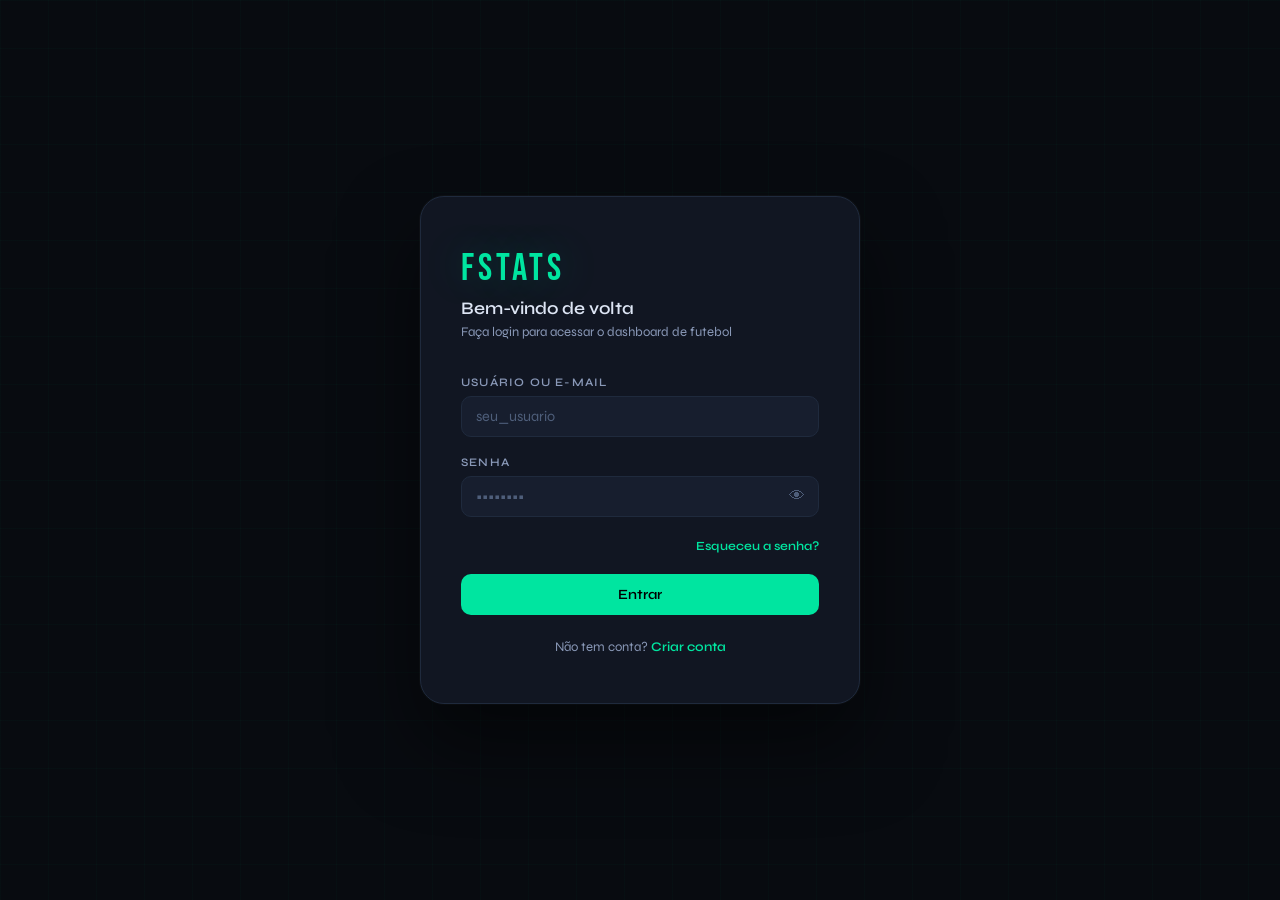
<file: index.html>
<!DOCTYPE html>
<html lang="pt-BR">
<head>
<meta charset="UTF-8">
<meta http-equiv="refresh" content="0; url=pages/login.html">
<title>FStats</title>
<script>window.location.href = 'pages/login.html';</script>
</head>
<body></body>
</html>
</file>
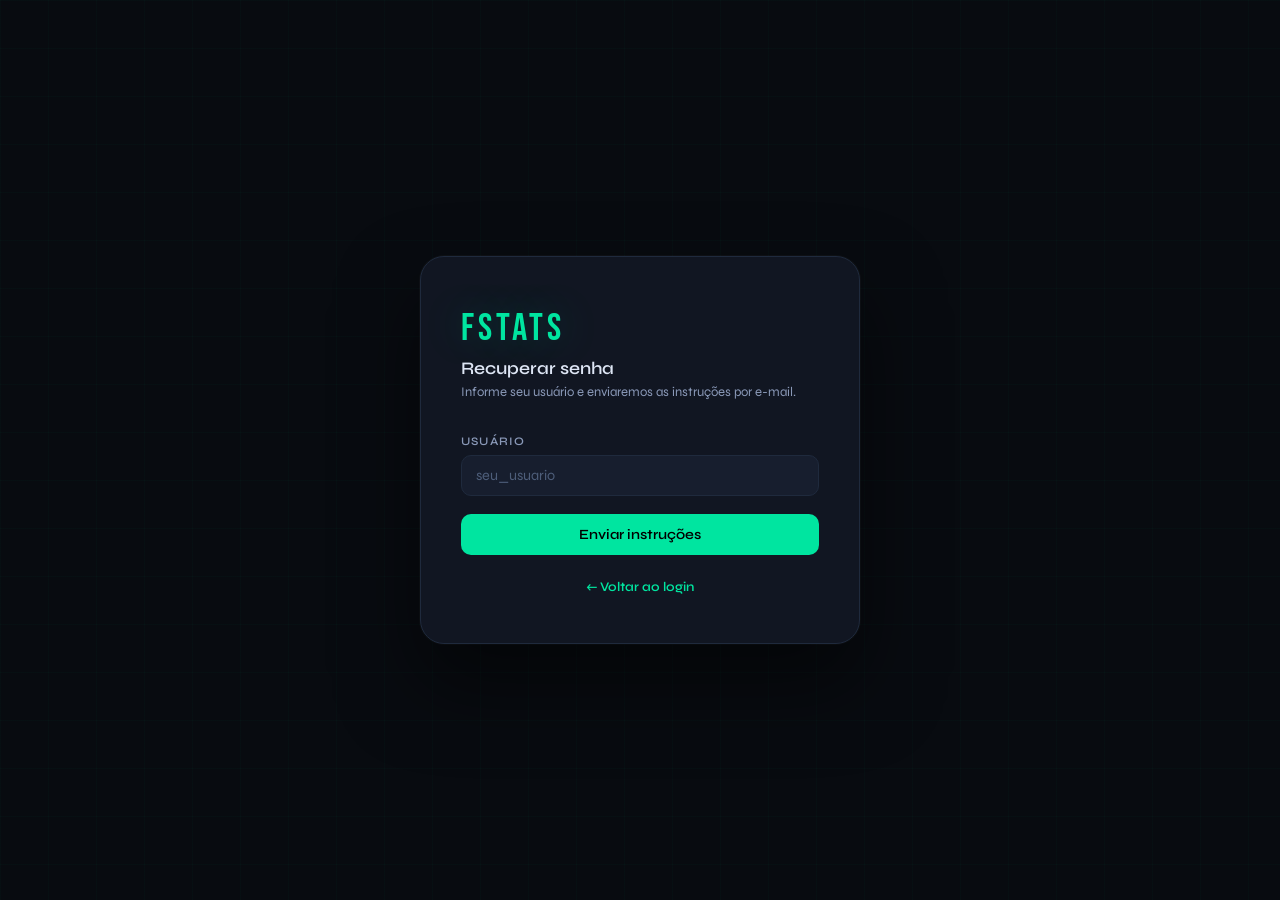
<file: pages/forgot.html>
<!DOCTYPE html>
<html lang="pt-BR">
<head>
<meta charset="UTF-8">
<meta name="viewport" content="width=device-width, initial-scale=1.0">
<title>FStats — Recuperar senha</title>
<link href="https://fonts.googleapis.com/css2?family=Bebas+Neue&family=DM+Mono:wght@400;500&family=Syne:wght@400;500;600;700&display=swap" rel="stylesheet">
<link rel="stylesheet" href="../css/styles.css">
</head>
<body>

<div class="auth-page">
  <div class="auth-box">
    <div class="auth-logo">FStats</div>
    <div class="auth-title">Recuperar senha</div>
    <div class="auth-sub">Informe seu usuário e enviaremos as instruções por e-mail.</div>

    <div class="alert alert-error" id="forgot-error"></div>
    <div class="alert alert-success" id="forgot-success"></div>

    <div class="form-group">
      <label>Usuário</label>
      <input class="form-control" id="forgot-username" type="text" placeholder="seu_usuario"
        onkeydown="if(event.key==='Enter') doForgot()" />
    </div>

    <button class="btn btn-primary" id="forgot-btn" onclick="doForgot()">
      <span>Enviar instruções</span>
    </button>

    <div class="auth-footer">
      <a href="login.html">← Voltar ao login</a>
    </div>
  </div>
</div>

<script src="../js/api.js"></script>
<script src="../js/auth.js"></script>
</body>
</html>
</file>
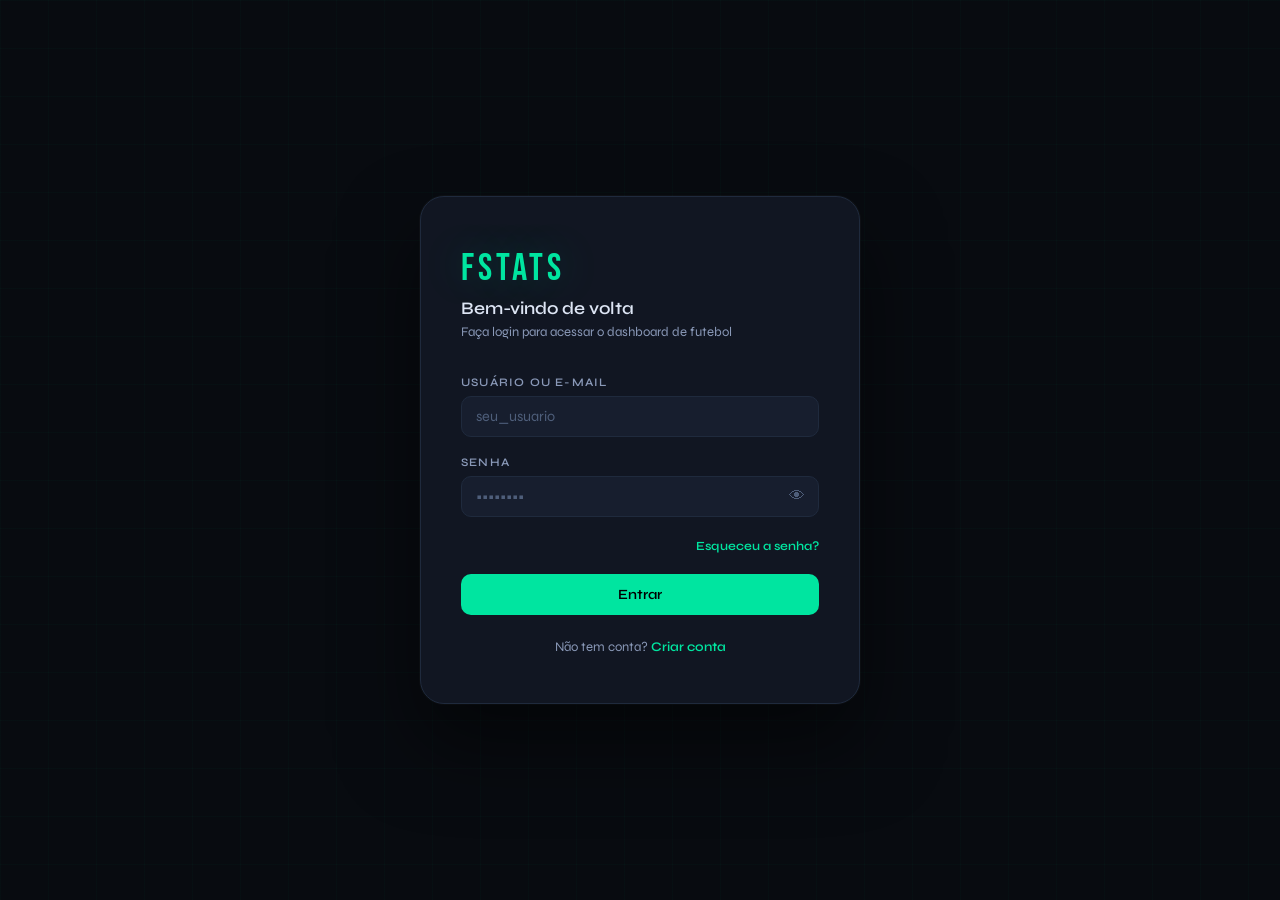
<file: pages/login.html>
<!DOCTYPE html>
<html lang="pt-BR">
<head>
<meta charset="UTF-8">
<meta name="viewport" content="width=device-width, initial-scale=1.0">
<title>FStats — Login</title>
<link href="https://fonts.googleapis.com/css2?family=Bebas+Neue&family=DM+Mono:wght@400;500&family=Syne:wght@400;500;600;700&display=swap" rel="stylesheet">
<link rel="stylesheet" href="../css/styles.css">
</head>
<body>

<div class="auth-page">
  <div class="auth-box">
    <div class="auth-logo">FStats</div>
    <div class="auth-title">Bem-vindo de volta</div>
    <div class="auth-sub">Faça login para acessar o dashboard de futebol</div>

    <div class="alert alert-error" id="login-error"></div>
    <div class="alert alert-success" id="login-success"></div>

    <div class="form-group">
      <label>Usuário ou E-mail</label>
      <input class="form-control" id="login-login" type="text" placeholder="seu_usuario" />
    </div>
    <div class="form-group">
      <label>Senha</label>
      <div class="password-wrap">
        <input class="form-control" id="login-pass" type="password" placeholder="••••••••"
          onkeydown="if(event.key==='Enter') doLogin()" />
        <button class="toggle-pass" onclick="togglePass('login-pass',this)">👁</button>
      </div>
    </div>

    <div style="text-align:right;margin-bottom:20px;">
      <a style="font-size:.78rem;color:var(--accent);cursor:pointer;text-decoration:none;font-weight:600"
         href="forgot.html">Esqueceu a senha?</a>
    </div>

    <button class="btn btn-primary" id="login-btn" onclick="doLogin()">
      <span>Entrar</span>
    </button>

    <div class="auth-footer">
      Não tem conta? <a href="register.html">Criar conta</a>
    </div>
  </div>
</div>

<script src="../js/api.js"></script>
<script src="../js/auth.js"></script>
<script>
  // Redireciona se já tiver sessão válida
  if (isTokenValid(getToken())) {
    window.location.href = 'dashboard.html';
  }
</script>
</body>
</html>
</file>
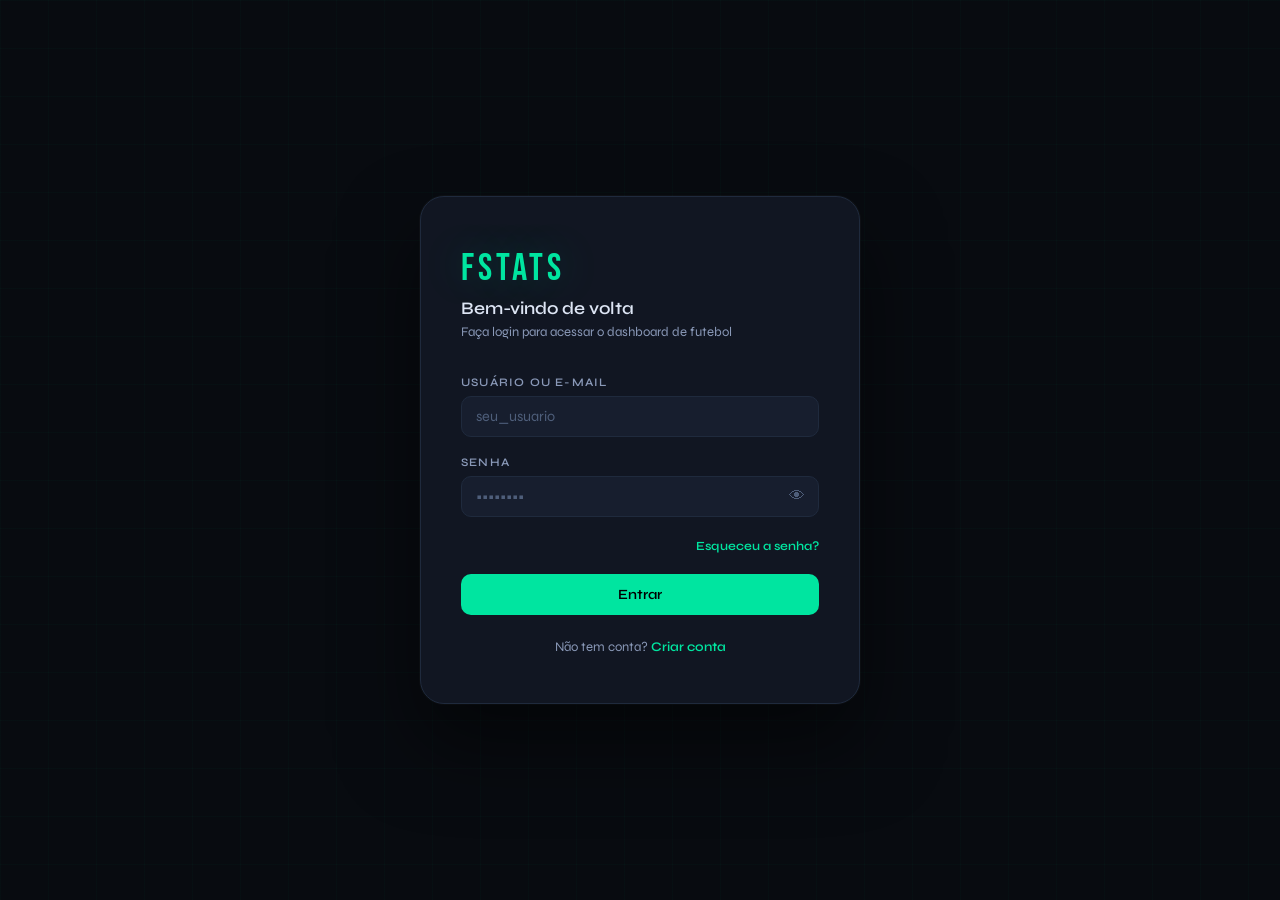
<file: pages/profile.html>
<!DOCTYPE html>
<html lang="pt-BR">
<head>
<meta charset="UTF-8">
<meta name="viewport" content="width=device-width, initial-scale=1.0">
<title>FStats — Perfil</title>
<link href="https://fonts.googleapis.com/css2?family=Bebas+Neue&family=DM+Mono:wght@400;500&family=Syne:wght@400;500;600;700&display=swap" rel="stylesheet">
<link rel="stylesheet" href="../css/styles.css">
</head>
<body>

<!-- HEADER -->
<header class="app-header">
  <div class="app-header-inner">
    <a class="app-logo" href="dashboard.html">FStats</a>

    <nav class="nav-tabs">
      <a class="nav-tab" href="dashboard.html">⚽ Dashboard</a>
      <a class="nav-tab active" href="profile.html">👤 Perfil</a>
    </nav>

    <div class="header-right">
      <a class="avatar-btn" href="profile.html" id="avatarBtn">
        <span id="avatarInitial">?</span>
      </a>
    </div>
  </div>
</header>

<!-- CONTENT -->
<main class="app-content">
  <div class="section-header">
    <h2>Perfil</h2>
  </div>

  <div class="profile-layout">

    <!-- CARD LATERAL -->
    <div class="profile-card-main">
      <div class="profile-avatar-wrap">
        <div class="profile-avatar" id="profileAvatarDisplay">
          <span id="profileAvatarInitial">?</span>
        </div>
        <div class="avatar-ring"></div>
      </div>

      <div class="profile-name" id="profileDisplayName">—</div>
      <div class="profile-username" id="profileDisplayUsername">@—</div>
      <div id="profileRoleBadge" class="role-badge">—</div>

      <div class="profile-divider"></div>

      <div class="profile-info-item">
        <span class="icon">✉️</span>
        <div>
          <div style="font-size:.68rem;color:var(--text3);margin-bottom:2px;">E-mail</div>
          <strong id="profileEmail">—</strong>
        </div>
      </div>
      <div class="profile-info-item">
        <span class="icon">🎂</span>
        <div>
          <div style="font-size:.68rem;color:var(--text3);margin-bottom:2px;">Nascimento</div>
          <strong id="profileDob">—</strong>
        </div>
      </div>
      <div class="profile-info-item">
        <span class="icon">✅</span>
        <div>
          <div style="font-size:.68rem;color:var(--text3);margin-bottom:2px;">Verificação</div>
          <strong id="profileVerified">—</strong>
        </div>
      </div>

      <div class="profile-divider"></div>

      <div class="profile-actions">
        <button class="btn btn-danger btn-sm" onclick="openDeleteModal()">🗑 Desativar conta</button>
        <button class="btn btn-ghost btn-sm" onclick="doLogout()">↩ Sair</button>
      </div>
    </div>

    <!-- FORMULÁRIOS DE EDIÇÃO -->
    <div style="display:flex;flex-direction:column;gap:16px;">

      <!-- Editar perfil -->
      <div class="edit-card">
        <div class="edit-card-head"><h3>Editar Perfil</h3></div>
        <div class="edit-card-body">
          <div class="alert alert-error" id="editp-error"></div>
          <div class="alert alert-success" id="editp-success"></div>
          <div class="form-group">
            <label>URL da Foto de Perfil</label>
            <input class="form-control" id="edit-pic" type="url" placeholder="https://..." />
            <div class="form-help">Insira a URL de uma imagem pública.</div>
          </div>
          <div class="form-group">
            <label>Data de Nascimento</label>
            <input class="form-control" id="edit-dob" type="date" />
          </div>
          <button class="btn btn-primary" style="max-width:200px" id="editp-btn" onclick="doEditProfile()">
            Salvar perfil
          </button>
        </div>
      </div>

      <!-- Alterar e-mail -->
      <div class="edit-card">
        <div class="edit-card-head"><h3>Alterar E-mail</h3></div>
        <div class="edit-card-body">
          <div class="alert alert-error" id="edite-error"></div>
          <div class="alert alert-success" id="edite-success"></div>
          <div class="form-group">
            <label>Novo E-mail</label>
            <input class="form-control" id="edit-email" type="email" placeholder="novo@email.com" />
            <div class="form-help">Um link de confirmação será enviado para o novo endereço.</div>
          </div>
          <button class="btn btn-primary" style="max-width:220px" id="edite-btn" onclick="doEditEmail()">
            Solicitar alteração
          </button>
        </div>
      </div>

      <!-- Alterar senha -->
      <div class="edit-card">
        <div class="edit-card-head"><h3>Alterar Senha</h3></div>
        <div class="edit-card-body">
          <div class="alert alert-error" id="editpw-error"></div>
          <div class="alert alert-success" id="editpw-success"></div>
          <div class="form-group">
            <label>Senha atual</label>
            <div class="password-wrap">
              <input class="form-control" id="pw-current" type="password" placeholder="••••••••" />
              <button class="toggle-pass" onclick="togglePass('pw-current',this)">👁</button>
            </div>
          </div>
          <div class="form-row">
            <div class="form-group">
              <label>Nova senha</label>
              <div class="password-wrap">
                <input class="form-control" id="pw-new" type="password" placeholder="min. 8 chars" />
                <button class="toggle-pass" onclick="togglePass('pw-new',this)">👁</button>
              </div>
            </div>
            <div class="form-group">
              <label>Confirmar nova senha</label>
              <div class="password-wrap">
                <input class="form-control" id="pw-confirm" type="password" placeholder="repita" />
                <button class="toggle-pass" onclick="togglePass('pw-confirm',this)">👁</button>
              </div>
            </div>
          </div>
          <button class="btn btn-primary" style="max-width:200px" id="editpw-btn" onclick="doChangePassword()">
            Atualizar senha
          </button>
        </div>
      </div>

    </div>
  </div>
</main>

<!-- MODAL DE EXCLUSÃO -->
<div class="modal-overlay" id="deleteModal">
  <div class="modal-box">
    <div class="modal-title">⚠️ Desativar conta</div>
    <div class="modal-sub">Sua conta será desativada e você não conseguirá mais acessar a plataforma. Tem certeza?</div>
    <div class="modal-actions">
      <button class="btn btn-ghost" onclick="closeDeleteModal()">Cancelar</button>
      <button class="btn btn-danger" id="confirm-delete-btn" onclick="doDeleteAccount()">Sim, desativar</button>
    </div>
  </div>
</div>

<!-- TOAST -->
<div class="toast" id="toast">
  <span class="toast-icon" id="toastIcon"></span>
  <span id="toastMsg"></span>
</div>

<script src="../js/api.js"></script>
<script src="../js/user.js"></script>
<script>
  if (!requireAuth()) throw new Error('not auth');

  // Fecha modal ao clicar fora
  document.getElementById('deleteModal').addEventListener('click', e => {
    if (e.target === e.currentTarget) closeDeleteModal();
  });

  // Carrega dados do perfil
  loadMe().then(() => loadProfileData());
</script>
</body>
</html>
</file>
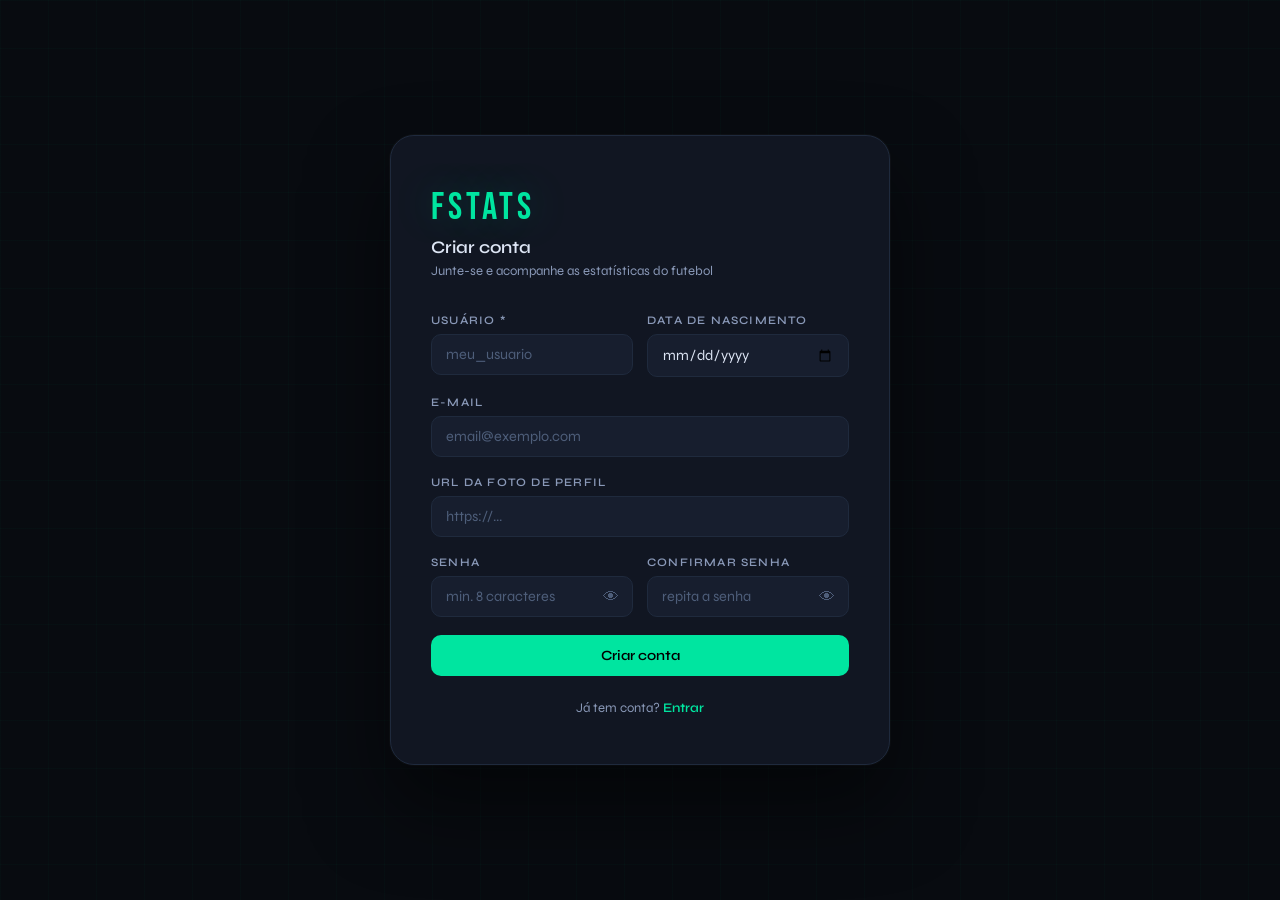
<file: pages/register.html>
<!DOCTYPE html>
<html lang="pt-BR">
<head>
<meta charset="UTF-8">
<meta name="viewport" content="width=device-width, initial-scale=1.0">
<title>FStats — Criar conta</title>
<link href="https://fonts.googleapis.com/css2?family=Bebas+Neue&family=DM+Mono:wght@400;500&family=Syne:wght@400;500;600;700&display=swap" rel="stylesheet">
<link rel="stylesheet" href="../css/styles.css">
</head>
<body>

<div class="auth-page">
  <div class="auth-box" style="max-width:500px">
    <div class="auth-logo">FStats</div>
    <div class="auth-title">Criar conta</div>
    <div class="auth-sub">Junte-se e acompanhe as estatísticas do futebol</div>

    <div class="alert alert-error" id="reg-error"></div>
    <div class="alert alert-success" id="reg-success"></div>

    <div class="form-row">
      <div class="form-group">
        <label>Usuário *</label>
        <input class="form-control" id="reg-username" type="text" placeholder="meu_usuario" />
      </div>
      <div class="form-group">
        <label>Data de Nascimento</label>
        <input class="form-control" id="reg-dob" type="date" />
      </div>
    </div>
    <div class="form-group">
      <label>E-mail</label>
      <input class="form-control" id="reg-email" type="email" placeholder="email@exemplo.com" />
    </div>
    <div class="form-group">
      <label>URL da Foto de Perfil</label>
      <input class="form-control" id="reg-pic" type="url" placeholder="https://..." />
    </div>
    <div class="form-row">
      <div class="form-group">
        <label>Senha</label>
        <div class="password-wrap">
          <input class="form-control" id="reg-pass" type="password" placeholder="min. 8 caracteres" />
          <button class="toggle-pass" onclick="togglePass('reg-pass',this)">👁</button>
        </div>
      </div>
      <div class="form-group">
        <label>Confirmar Senha</label>
        <div class="password-wrap">
          <input class="form-control" id="reg-confirm" type="password" placeholder="repita a senha" />
          <button class="toggle-pass" onclick="togglePass('reg-confirm',this)">👁</button>
        </div>
      </div>
    </div>

    <button class="btn btn-primary" id="reg-btn" onclick="doRegister()">
      <span>Criar conta</span>
    </button>

    <div class="auth-footer">
      Já tem conta? <a href="login.html">Entrar</a>
    </div>
  </div>
</div>

<script src="../js/api.js"></script>
<script src="../js/auth.js"></script>
</body>
</html>
</file>
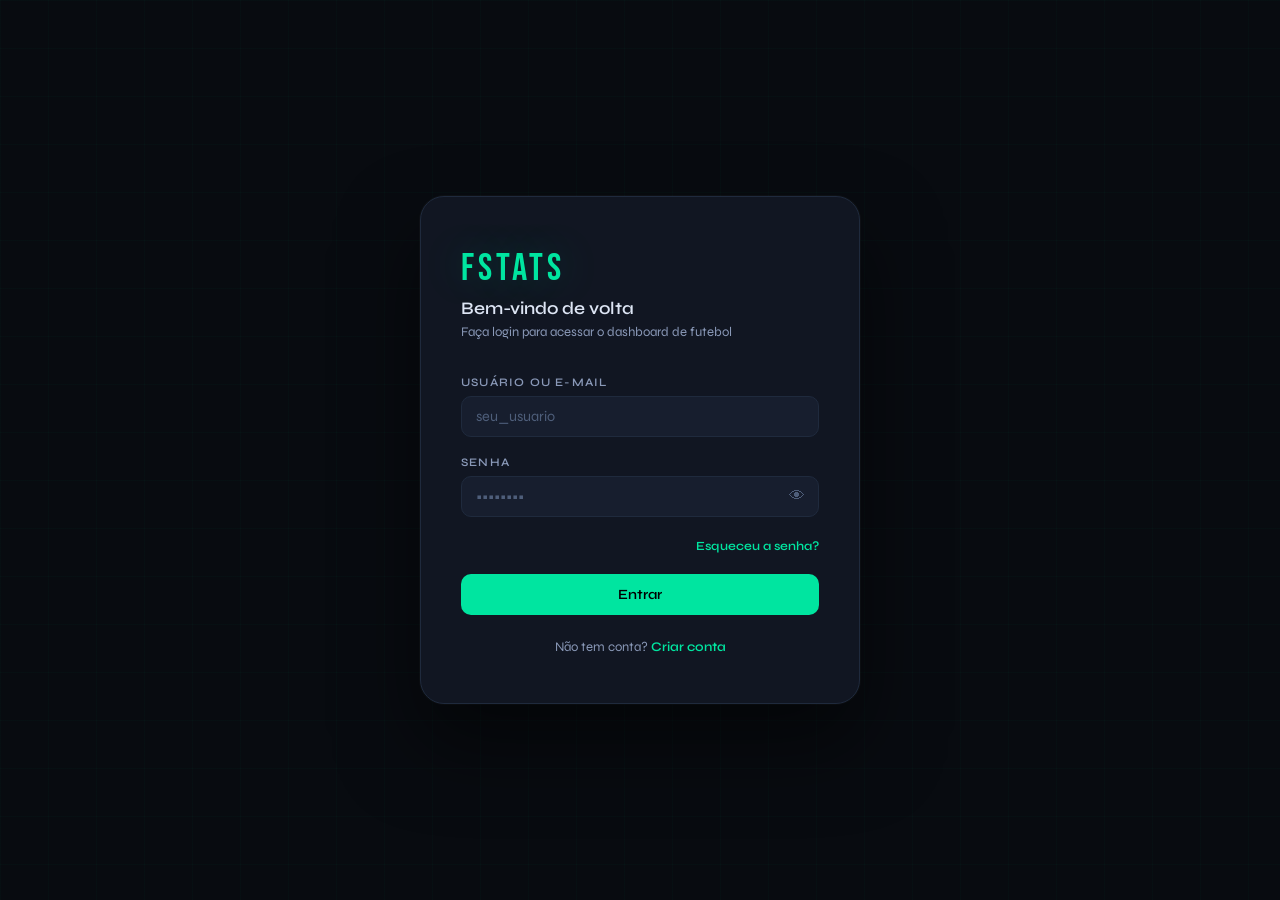
<file: pages/verify.html>
<!DOCTYPE html>
<html lang="pt-BR">
<head>
<meta charset="UTF-8">
<meta name="viewport" content="width=device-width, initial-scale=1.0">
<title>FStats — Verificar e-mail</title>
<link href="https://fonts.googleapis.com/css2?family=Bebas+Neue&family=DM+Mono:wght@400;500&family=Syne:wght@400;500;600;700&display=swap" rel="stylesheet">
<link rel="stylesheet" href="../css/styles.css">
</head>
<body>

<div class="auth-page">
  <div class="auth-box">
    <div class="auth-logo">FStats</div>

    <div style="text-align:center;margin-bottom:24px;">
      <div style="font-size:3rem;margin-bottom:12px;">📬</div>
      <div class="auth-title">Confirme seu e-mail</div>
      <div class="auth-sub" id="verify-sub">
        Enviamos um código de confirmação para o seu e-mail.<br>
        Cole o código abaixo para ativar sua conta.
      </div>
    </div>

    <div class="alert alert-error" id="verify-error"></div>
    <div class="alert alert-success" id="verify-success"></div>

    <div class="form-group">
      <label>Código de confirmação</label>
      <input
        class="form-control"
        id="verify-token"
        type="text"
        placeholder="Cole o código aqui"
        autocomplete="one-time-code"
        onkeydown="if(event.key==='Enter') doVerify()"
        style="font-family:'DM Mono',monospace;letter-spacing:2px;font-size:1rem;text-align:center;"
      />
    </div>

    <button class="btn btn-primary" id="verify-btn" onclick="doVerify()">
      <span>Confirmar e-mail</span>
    </button>

    <div class="divider">ou</div>

    <button class="btn btn-ghost" id="resend-btn" onclick="doResend()" style="width:100%">
      <span id="resend-label">↺ Reenviar código</span>
    </button>

    <div class="auth-footer" style="margin-top:20px;">
      <a href="login.html">← Voltar ao login</a>
    </div>
  </div>
</div>

<script src="../js/api.js"></script>
<script src="../js/auth.js"></script>
<script>
  initVerifyPage();
</script>
</body>
</html>
</file>
<file: css/styles.css>
/* ═══════════════════════════════════════
   FSTATS — DESIGN SYSTEM
═══════════════════════════════════════ */
:root {
  --bg: #080b10;
  --bg2: #0d1119;
  --surface: #111622;
  --surface2: #171e2e;
  --surface3: #1d2538;
  --border: #1f2a3d;
  --border2: #2a3650;
  --accent: #00e5a0;
  --accent-dim: rgba(0,229,160,.12);
  --accent2: #f7c948;
  --accent2-dim: rgba(247,201,72,.1);
  --red: #ff4d6d;
  --red-dim: rgba(255,77,109,.12);
  --blue: #4da6ff;
  --blue-dim: rgba(77,166,255,.1);
  --text: #dde5f4;
  --text2: #8a99b8;
  --text3: #4e5e7a;
  --over05: #22c55e;
  --over15: #f59e0b;
  --over25: #ef4444;
  --r: 12px;
  --r2: 16px;
}

/* ── RESET ── */
*{margin:0;padding:0;box-sizing:border-box;}
html{scroll-behavior:smooth;}

body {
  background: var(--bg);
  color: var(--text);
  font-family: 'Syne', sans-serif;
  min-height: 100vh;
  overflow-x: hidden;
}

/* GRID TEXTURE */
body::before {
  content:'';
  position:fixed;inset:0;
  background-image:
    linear-gradient(rgba(0,229,160,.025) 1px,transparent 1px),
    linear-gradient(90deg,rgba(0,229,160,.025) 1px,transparent 1px);
  background-size:48px 48px;
  pointer-events:none;z-index:0;
}

/* ── ANIMATIONS ── */
@keyframes slideUp{from{opacity:0;transform:translateY(20px)}to{opacity:1;transform:translateY(0)}}
@keyframes fadeIn{from{opacity:0;transform:translateY(6px)}to{opacity:1;transform:translateY(0)}}
@keyframes spin{to{transform:rotate(360deg)}}
@keyframes blink{0%,100%{opacity:1}50%{opacity:.3}}

/* ═══════════════════════════════════════
   AUTH PAGES
═══════════════════════════════════════ */
.auth-page {
  min-height: 100vh;
  display: flex;
  align-items: center;
  justify-content: center;
  padding: 24px;
  position: relative;
  z-index: 1;
}

.auth-box {
  width: 100%;
  max-width: 440px;
  background: var(--surface);
  border: 1px solid var(--border);
  border-radius: 24px;
  padding: 48px 40px;
  animation: slideUp .4s cubic-bezier(.16,1,.3,1);
  box-shadow: 0 40px 80px rgba(0,0,0,.5), 0 0 0 1px rgba(255,255,255,.03);
}

.auth-logo {
  font-family: 'Bebas Neue', sans-serif;
  font-size: 2.4rem;
  letter-spacing: 4px;
  color: var(--accent);
  text-shadow: 0 0 40px rgba(0,229,160,.3);
  margin-bottom: 6px;
}

.auth-title {
  font-size: 1.1rem;
  font-weight: 600;
  color: var(--text);
  margin-bottom: 4px;
}

.auth-sub {
  font-size: .82rem;
  color: var(--text2);
  margin-bottom: 32px;
  line-height: 1.5;
}

.auth-footer {
  margin-top: 24px;
  text-align: center;
  font-size: .82rem;
  color: var(--text2);
}
.auth-footer a {
  color: var(--accent);
  cursor: pointer;
  text-decoration: none;
  font-weight: 600;
}
.auth-footer a:hover { text-decoration: underline; }

/* ═══════════════════════════════════════
   FORMS
═══════════════════════════════════════ */
.form-group { margin-bottom: 18px; }

.form-group label {
  display: block;
  font-size: .72rem;
  font-weight: 600;
  text-transform: uppercase;
  letter-spacing: 1.2px;
  color: var(--text2);
  margin-bottom: 7px;
}

.form-control {
  width: 100%;
  background: var(--surface2);
  border: 1px solid var(--border);
  color: var(--text);
  padding: 11px 14px;
  border-radius: 10px;
  font-family: 'Syne', sans-serif;
  font-size: .9rem;
  outline: none;
  transition: border-color .2s, box-shadow .2s;
}
.form-control:focus {
  border-color: var(--accent);
  box-shadow: 0 0 0 3px rgba(0,229,160,.08);
}
.form-control::placeholder { color: var(--text3); }
.form-control:disabled { opacity: .5; cursor: not-allowed; }

.form-row { display: grid; grid-template-columns: 1fr 1fr; gap: 14px; }

.form-help {
  font-size:.73rem;
  color:var(--text3);
  margin-top:5px;
  line-height:1.4;
}

.password-wrap { position: relative; }
.password-wrap .form-control { padding-right: 42px; }
.toggle-pass {
  position: absolute;
  right: 12px;
  top: 50%;
  transform: translateY(-50%);
  background: none;
  border: none;
  color: var(--text3);
  cursor: pointer;
  font-size: 1rem;
  line-height: 1;
  padding: 2px;
}
.toggle-pass:hover { color: var(--text2); }

/* ═══════════════════════════════════════
   BUTTONS
═══════════════════════════════════════ */
.btn {
  display: inline-flex;
  align-items: center;
  justify-content: center;
  gap: 8px;
  padding: 12px 22px;
  border-radius: 10px;
  font-family: 'Syne', sans-serif;
  font-size: .88rem;
  font-weight: 600;
  cursor: pointer;
  border: none;
  transition: all .15s;
  text-decoration: none;
}
.btn:disabled { opacity: .5; cursor: not-allowed; }

.btn-primary { background: var(--accent); color: #000; width: 100%; }
.btn-primary:hover:not(:disabled) { background: #00fdb3; transform: translateY(-1px); box-shadow: 0 8px 20px rgba(0,229,160,.25); }

.btn-ghost { background: transparent; color: var(--text2); border: 1px solid var(--border); }
.btn-ghost:hover:not(:disabled) { border-color: var(--border2); color: var(--text); }

.btn-danger { background: var(--red-dim); color: var(--red); border: 1px solid rgba(255,77,109,.2); }
.btn-danger:hover:not(:disabled) { background: rgba(255,77,109,.2); }

.btn-sm { padding: 7px 14px; font-size: .8rem; }
.btn-icon { width: 36px; height: 36px; padding: 0; border-radius: 8px; }

/* ═══════════════════════════════════════
   ALERTS & FEEDBACK
═══════════════════════════════════════ */
.alert {
  padding: 11px 14px;
  border-radius: 8px;
  font-size: .82rem;
  margin-bottom: 16px;
  display: none;
}
.alert.show { display: block; }
.alert-error { background: var(--red-dim); border: 1px solid rgba(255,77,109,.2); color: var(--red); }
.alert-success { background: var(--accent-dim); border: 1px solid rgba(0,229,160,.2); color: var(--accent); }

.divider {
  display: flex;
  align-items: center;
  gap: 12px;
  margin: 20px 0;
  color: var(--text3);
  font-size: .75rem;
}
.divider::before,.divider::after { content:'';flex:1;height:1px;background:var(--border); }

/* TOAST */
.toast {
  position:fixed; bottom:24px; right:24px; z-index:1000;
  background:var(--surface);
  border:1px solid var(--border);
  border-radius:12px;
  padding:12px 18px;
  font-size:.82rem;
  display:flex; align-items:center; gap:10px;
  box-shadow:0 16px 40px rgba(0,0,0,.4);
  transform:translateY(80px); opacity:0;
  transition:all .3s cubic-bezier(.16,1,.3,1);
  max-width:340px;
}
.toast.show { transform:translateY(0); opacity:1; }
.toast.success { border-color:rgba(0,229,160,.3); }
.toast.error { border-color:rgba(255,77,109,.3); }
.toast-icon { font-size:1.1rem; flex-shrink:0; }

/* MODAL */
.modal-overlay {
  position:fixed; inset:0; z-index:500;
  background:rgba(0,0,0,.7);
  backdrop-filter:blur(6px);
  display:flex; align-items:center; justify-content:center; padding:24px;
  opacity:0; pointer-events:none;
  transition:opacity .2s;
}
.modal-overlay.open { opacity:1; pointer-events:all; }
.modal-box {
  background:var(--surface);
  border:1px solid var(--border);
  border-radius:20px;
  padding:32px;
  width:100%; max-width:420px;
  box-shadow:0 40px 80px rgba(0,0,0,.6);
  transform:scale(.95);
  transition:transform .2s;
}
.modal-overlay.open .modal-box { transform:scale(1); }
.modal-title { font-size:1rem; font-weight:700; margin-bottom:4px; }
.modal-sub { font-size:.8rem; color:var(--text2); margin-bottom:24px; }
.modal-actions { display:flex; gap:10px; margin-top:20px; }
.modal-actions .btn { flex:1; }

/* LOADING / EMPTY STATES */
.loading-state {
  display:flex; flex-direction:column;
  align-items:center; justify-content:center;
  gap:12px; padding:48px;
  color:var(--text3); font-size:.82rem;
  font-family:'DM Mono',monospace;
}
.spinner {
  width:26px; height:26px;
  border:2px solid var(--border);
  border-top-color:var(--accent);
  border-radius:50%;
  animation:spin .7s linear infinite;
}
.empty-state { text-align:center; padding:40px; color:var(--text3); font-size:.82rem; font-family:'DM Mono',monospace; }
.error-state { text-align:center; padding:32px; color:var(--red); font-size:.82rem; font-family:'DM Mono',monospace; }

/* TABLE SCROLL */
.tscroll { overflow-x:auto; }
.tscroll::-webkit-scrollbar { height:3px; }
.tscroll::-webkit-scrollbar-thumb { background:var(--border); border-radius:2px; }

/* ═══════════════════════════════════════
   APP LAYOUT
═══════════════════════════════════════ */
.app-header {
  position: sticky; top: 0; z-index: 200;
  background: rgba(8,11,16,.85);
  backdrop-filter: blur(16px);
  border-bottom: 1px solid var(--border);
}
.app-header-inner {
  max-width: 1280px; margin: 0 auto;
  padding: 0 24px; height: 60px;
  display: flex; align-items: center; gap: 16px;
}
.app-logo {
  font-family: 'Bebas Neue', sans-serif;
  font-size: 1.8rem; letter-spacing: 4px;
  color: var(--accent);
  text-shadow: 0 0 30px rgba(0,229,160,.3);
  cursor: pointer; flex-shrink: 0;
  text-decoration: none;
}
.app-content { max-width: 1280px; margin: 0 auto; padding: 28px 24px 60px; position: relative; z-index: 1; }

/* NAV TABS */
.nav-tabs {
  display: flex; gap: 2px;
  background: var(--surface2); border: 1px solid var(--border);
  border-radius: 10px; padding: 3px;
  flex: 1; max-width: 320px;
}
.nav-tab {
  flex: 1; padding: 6px 14px; border-radius: 7px;
  font-size: .8rem; font-weight: 600; color: var(--text2);
  cursor: pointer; transition: all .15s; text-align: center;
  border: none; background: none; font-family: 'Syne', sans-serif;
  white-space: nowrap; text-decoration: none; display: flex; align-items: center; justify-content: center;
}
.nav-tab:hover { color: var(--text); }
.nav-tab.active { background: var(--surface3); color: var(--text); box-shadow: 0 1px 3px rgba(0,0,0,.3); }

.header-right { margin-left: auto; display: flex; align-items: center; gap: 10px; }

/* COMP SEARCH */
.comp-search-wrap { display: flex; flex-direction: column; gap: 6px; flex: 1; max-width: 480px; }
.comp-search-inner { display: flex; }
.comp-search-input {
  flex: 1; background: var(--surface2); border: 1px solid var(--border); border-right: none;
  color: var(--text); padding: 6px 12px; border-radius: 8px 0 0 8px;
  font-family: 'DM Mono', monospace; font-size: .78rem; outline: none; transition: border-color .2s; min-width: 0;
}
.comp-search-input:focus { border-color: var(--accent); }
.comp-search-input::placeholder { color: var(--text3); }
.comp-search-btn {
  background: var(--accent); border: 1px solid var(--accent); color: #000;
  padding: 6px 12px; border-radius: 0 8px 8px 0;
  cursor: pointer; font-size: .85rem; transition: opacity .15s; font-weight: 700;
}
.comp-search-btn:hover { opacity: .85; }
.comp-chips { display: flex; gap: 5px; flex-wrap: wrap; }
.comp-chip {
  font-size: .62rem; font-weight: 600; padding: 2px 8px; border-radius: 20px;
  background: var(--surface2); border: 1px solid var(--border); color: var(--text3);
  cursor: pointer; transition: all .15s; white-space: nowrap; user-select: none;
}
.comp-chip:hover { border-color: var(--accent); color: var(--accent); }
.comp-chip.active { background: var(--accent-dim); border-color: rgba(0,229,160,.3); color: var(--accent); }

/* STATUS CHIP */
.status-chip { display: flex; align-items: center; gap: 6px; font-size: .7rem; color: var(--text3); font-family: 'DM Mono', monospace; flex-shrink: 0; }
.status-chip .dot { width: 7px; height: 7px; border-radius: 50%; background: var(--text3); }
.status-chip .dot.on { background: var(--accent); box-shadow: 0 0 8px var(--accent); animation: blink 2s infinite; }

/* AVATAR BTN */
.avatar-btn {
  width: 36px; height: 36px; border-radius: 10px;
  background: var(--surface2); border: 1px solid var(--border);
  display: flex; align-items: center; justify-content: center;
  cursor: pointer; font-size: .85rem; transition: all .15s; overflow: hidden; flex-shrink: 0;
  text-decoration: none;
}
.avatar-btn img { width: 100%; height: 100%; object-fit: cover; }
.avatar-btn:hover { border-color: var(--accent); }

/* ═══════════════════════════════════════
   COMP STRIP
═══════════════════════════════════════ */
.comp-strip {
  background: var(--surface); border: 1px solid var(--border); border-radius: var(--r2);
  padding: 16px 24px; display: flex; align-items: center; gap: 18px; margin-bottom: 24px;
}
.comp-strip-logo { width: 44px; height: 44px; object-fit: contain; filter: drop-shadow(0 0 10px rgba(0,229,160,.2)); }
.comp-strip-logo-ph { width: 44px; height: 44px; background: var(--surface2); border-radius: 50%; display: flex; align-items: center; justify-content: center; font-size: 1.2rem; }
.comp-strip-info h2 { font-size: 1.1rem; font-weight: 700; letter-spacing: .5px; }
.comp-strip-meta { display: flex; gap: 18px; margin-top: 3px; flex-wrap: wrap; }
.comp-strip-meta span { font-size: .72rem; color: var(--text2); font-family: 'DM Mono', monospace; }
.comp-strip-meta strong { color: var(--accent); }

/* ═══════════════════════════════════════
   GRID / CARD
═══════════════════════════════════════ */
.two-col { display: grid; grid-template-columns: 1fr 1fr; gap: 20px; margin-bottom: 20px; }
@media(max-width:900px){.two-col{grid-template-columns:1fr;}}

.card { background: var(--surface); border: 1px solid var(--border); border-radius: var(--r2); overflow: hidden; }
.card-head { padding: 14px 20px; border-bottom: 1px solid var(--border); display: flex; align-items: center; justify-content: space-between; gap: 12px; }
.card-head-title { font-size: .8rem; font-weight: 700; text-transform: uppercase; letter-spacing: 1.5px; color: var(--text2); }

/* ═══════════════════════════════════════
   STANDINGS TABLE
═══════════════════════════════════════ */
.st-table { width:100%; border-collapse:collapse; }
.st-table th {
  padding: 9px 7px; font-size: .6rem; text-transform: uppercase; letter-spacing: 1px;
  color: var(--text3); font-family: 'DM Mono', monospace; font-weight: 500;
  text-align: center; background: var(--surface2);
}
.st-table th:first-child { text-align:left; padding-left:16px; }
.st-table th:nth-child(2) { text-align:left; }
.st-table td {
  padding: 8px 7px; font-size: .8rem; text-align: center;
  border-bottom: 1px solid rgba(31,42,61,.6); font-family: 'DM Mono', monospace;
}
.st-table td:first-child { padding-left:16px; text-align:left; }
.st-table td:nth-child(2) { text-align:left; font-family:'Syne',sans-serif; font-size:.82rem; }
.st-table tr:last-child td { border-bottom:none; }
.st-table tr:hover td { background:rgba(255,255,255,.015); }

.pos-badge { width:22px; height:22px; border-radius:6px; display:inline-flex; align-items:center; justify-content:center; font-size:.68rem; font-weight:700; background:var(--surface3); color:var(--text3); }
.pos-badge.p1 { background:rgba(0,229,160,.15); color:var(--accent); }
.pos-badge.p2,.pos-badge.p3,.pos-badge.p4 { background:var(--blue-dim); color:var(--blue); }
.pos-badge.rel { background:var(--red-dim); color:var(--red); }

.team-cell { display:flex; align-items:center; gap:8px; }
.t-badge { width:18px; height:18px; object-fit:contain; flex-shrink:0; }
.t-badge-ph { width:18px; height:18px; background:var(--surface3); border-radius:50%; flex-shrink:0; }

.pts-val { font-weight:700; color:var(--text); }
.sg-pos { color:var(--accent); }
.sg-neg { color:var(--red); }
.form-row-pills { display:flex; gap:3px; }
.fp { width:13px; height:13px; border-radius:3px; font-size:.5rem; font-weight:700; display:flex; align-items:center; justify-content:center; color:#fff; }
.fp.W{background:var(--over05)}.fp.D{background:#4b5563}.fp.L{background:var(--red)}

/* ═══════════════════════════════════════
   MATCHES
═══════════════════════════════════════ */
.round-nav { display:flex; align-items:center; gap:8px; }
.rnav-btn { width:28px; height:28px; border-radius:7px; background:var(--surface2); border:1px solid var(--border); color:var(--text2); font-size:.9rem; display:flex; align-items:center; justify-content:center; cursor:pointer; transition:all .15s; user-select:none; }
.rnav-btn:hover{border-color:var(--accent);color:var(--accent);}
.rnav-btn:disabled{opacity:.3;cursor:default;}
.rnav-label { font-size:.75rem; font-family:'DM Mono',monospace; color:var(--accent); font-weight:500; min-width:72px; text-align:center; }

.match-list { display:flex; flex-direction:column; }
.match-item { padding:14px 20px; border-bottom:1px solid rgba(31,42,61,.5); transition:background .15s; }
.match-item:last-child{border-bottom:none;}
.match-item:hover{background:rgba(255,255,255,.015);}
.match-grid { display:grid; grid-template-columns:1fr 80px 1fr; align-items:center; gap:10px; margin-bottom:10px; }
.match-team { display:flex; align-items:center; gap:8px; font-size:.84rem; font-weight:600; }
.match-team.away { flex-direction:row-reverse; }
.m-badge { width:24px; height:24px; object-fit:contain; flex-shrink:0; }
.m-badge-ph { width:24px; height:24px; background:var(--surface3); border-radius:50%; flex-shrink:0; }
.match-vs { text-align:center; }
.match-score { font-family:'Bebas Neue',sans-serif; font-size:1.25rem; letter-spacing:4px; color:var(--accent); line-height:1; }
.match-date { font-size:.65rem; color:var(--text3); font-family:'DM Mono',monospace; font-weight:500; }

.prob-strip { display:flex; gap:5px; }
.pb { flex:1; background:var(--surface2); border-radius:7px; padding:5px 8px; display:flex; flex-direction:column; align-items:center; gap:2px; position:relative; overflow:hidden; }
.pb::before { content:''; position:absolute; bottom:0; left:0; right:0; background:var(--pc); opacity:.15; height:var(--ph,0%); transition:height .7s cubic-bezier(.16,1,.3,1); }
.pb-label { font-size:.58rem; color:var(--text3); font-family:'DM Mono',monospace; font-weight:500; text-transform:uppercase; position:relative; }
.pb-val { font-family:'DM Mono',monospace; font-size:.8rem; font-weight:600; color:var(--pc); position:relative; }

/* ═══════════════════════════════════════
   AVERAGES TABLE
═══════════════════════════════════════ */
.avg-table { width:100%; border-collapse:collapse; }
.avg-table th { padding:9px 8px; font-size:.6rem; text-transform:uppercase; letter-spacing:.8px; color:var(--text3); font-family:'DM Mono',monospace; font-weight:500; text-align:center; background:var(--surface2); white-space:nowrap; }
.avg-table th:first-child { text-align:left; padding-left:16px; }
.avg-table th.h-home { color:var(--accent); }
.avg-table th.h-away { color:var(--accent2); border-left:2px solid var(--border); }
.avg-table td { padding:8px; font-size:.78rem; text-align:center; border-bottom:1px solid rgba(31,42,61,.5); font-family:'DM Mono',monospace; }
.avg-table td:first-child { text-align:left; padding-left:16px; font-family:'Syne',sans-serif; font-size:.82rem; }
.avg-table tr:last-child td{border-bottom:none;}
.avg-table tr:hover td{background:rgba(255,255,255,.015);}
.td-away{border-left:2px solid var(--border);}
.v-good{color:var(--over05)}.v-mid{color:var(--over15)}.v-bad{color:var(--red)}

/* ═══════════════════════════════════════
   PROFILE PAGE
═══════════════════════════════════════ */
.section-header { display:flex; align-items:center; gap:12px; margin-bottom:20px; }
.section-header h2 { font-size:1.3rem; font-weight:700; }
.section-header::after { content:'';flex:1;height:1px;background:var(--border); }

.profile-layout { display:grid; grid-template-columns:300px 1fr; gap:20px; align-items:start; }
@media(max-width:860px){.profile-layout{grid-template-columns:1fr;}}

.profile-card-main { background:var(--surface); border:1px solid var(--border); border-radius:var(--r2); padding:32px 24px; text-align:center; position:sticky; top:80px; }
.profile-avatar-wrap { position:relative; display:inline-block; margin-bottom:16px; }
.profile-avatar { width:88px; height:88px; border-radius:20px; background:var(--surface2); border:2px solid var(--border); display:flex; align-items:center; justify-content:center; font-size:2.4rem; overflow:hidden; }
.profile-avatar img { width:100%; height:100%; object-fit:cover; }
.avatar-ring { position:absolute; inset:-3px; border-radius:22px; border:2px solid transparent; background:linear-gradient(135deg,var(--accent),var(--blue)) border-box; -webkit-mask:linear-gradient(#fff 0 0) padding-box,linear-gradient(#fff 0 0); -webkit-mask-composite:destination-out; mask-composite:exclude; pointer-events:none; }
.profile-name { font-size:1.1rem; font-weight:700; margin-bottom:3px; }
.profile-username { font-size:.78rem; color:var(--text2); font-family:'DM Mono',monospace; margin-bottom:8px; }
.role-badge { display:inline-block; font-size:.65rem; font-weight:700; text-transform:uppercase; letter-spacing:1px; padding:3px 10px; border-radius:20px; background:var(--accent-dim); color:var(--accent); border:1px solid rgba(0,229,160,.2); }
.profile-divider { height:1px; background:var(--border); margin:20px 0; }
.profile-info-item { display:flex; align-items:center; gap:10px; padding:8px 0; font-size:.82rem; color:var(--text2); text-align:left; }
.profile-info-item .icon { font-size:1rem; flex-shrink:0; }
.profile-info-item strong { color:var(--text); font-size:.85rem; }
.profile-actions { display:flex; flex-direction:column; gap:8px; margin-top:20px; }
.verified-check { display:inline-flex; align-items:center; font-size:.7rem; color:var(--accent); font-family:'DM Mono',monospace; gap:3px; }

.edit-card { background:var(--surface); border:1px solid var(--border); border-radius:var(--r2); overflow:hidden; }
.edit-card-head { padding:16px 24px; border-bottom:1px solid var(--border); display:flex; align-items:center; justify-content:space-between; }
.edit-card-head h3 { font-size:.9rem; font-weight:700; }
.edit-card-body { padding:24px; }

/* VERIFY PAGE */
.verify-resend-timer { font-size:.72rem; color:var(--text3); font-family:'DM Mono',monospace; text-align:center; margin-top:8px; }
</file>
